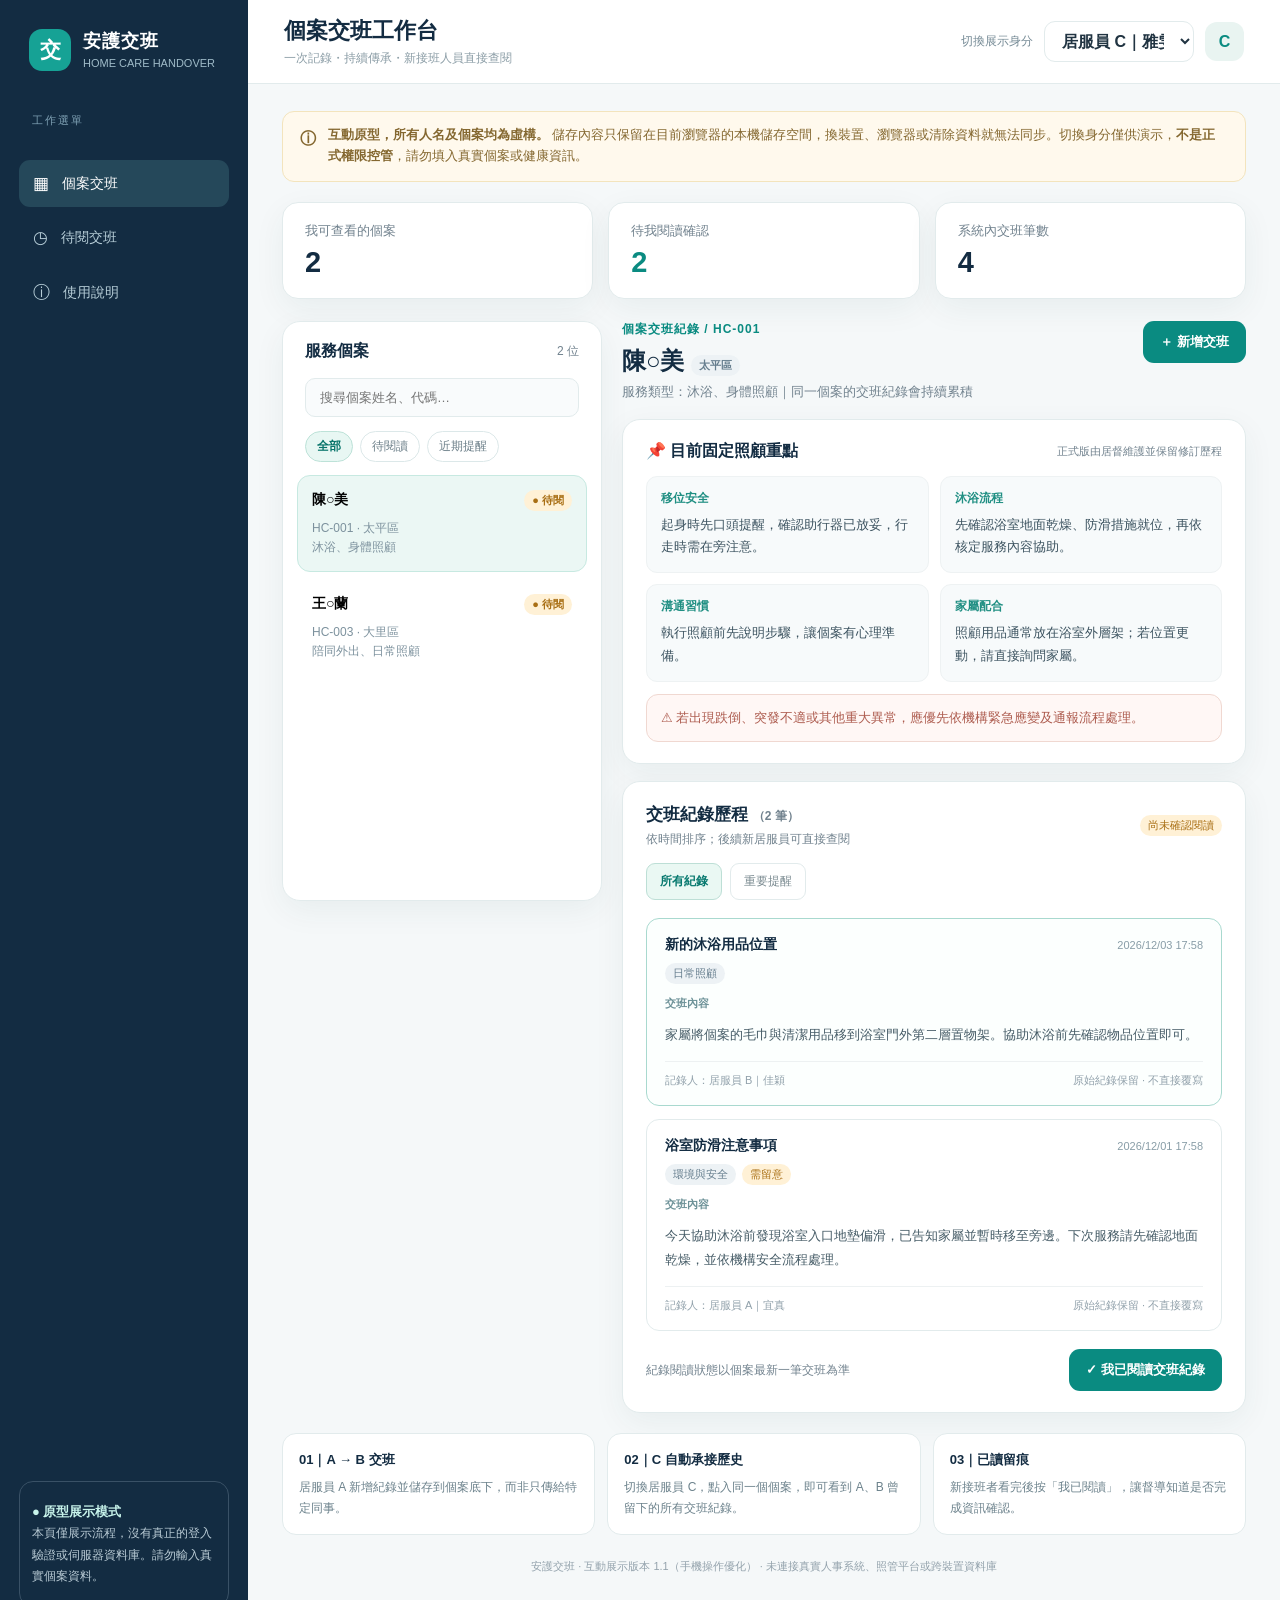
<file: demo.html>
<!doctype html>
<html lang="zh-Hant">
<head>
<meta charset="utf-8"/>
<meta name="viewport" content="width=device-width, initial-scale=1"/>
<meta name="robots" content="noindex,nofollow"/>
<title>安護交班｜居家服務交班平台・互動原型</title>
<style>
:root{--navy:#132c42;--navy2:#203b53;--teal:#0a8b81;--mint:#e6f5f1;--bg:#f5f8f9;--ink:#213442;--muted:#71828e;--line:#e2ebec;--white:#fff;--yellow:#b77a10;--red:#c5524d;--shadow:0 10px 32px rgba(25,62,75,.06)}
*{box-sizing:border-box}html,body{margin:0;min-height:100%;font-family:Inter,-apple-system,BlinkMacSystemFont,'Noto Sans TC','Microsoft JhengHei',sans-serif;background:var(--bg);color:var(--ink)}button,input,textarea,select{font:inherit}button{cursor:pointer}button:disabled{cursor:not-allowed;opacity:.55}a{color:inherit}.app{display:flex;min-height:100vh}.sidebar{width:248px;flex:0 0 248px;background:var(--navy);color:#d4e4ed;padding:29px 19px 22px;display:flex;flex-direction:column;gap:24px}.brand{display:flex;align-items:center;gap:12px;padding:0 10px}.mark{width:42px;height:42px;border-radius:13px;display:grid;place-items:center;background:#16a295;color:white;font-size:21px;font-weight:900}.brand h1{margin:0;font-size:18px;color:white;letter-spacing:1px}.brand small{font-size:11px;color:#9fbbc8}.navtitle{font-size:11px;letter-spacing:2px;color:#7fa1b4;padding:0 13px;margin:18px 0 8px}.nav{display:flex;flex-direction:column;gap:7px}.nav button{color:#b7ced8;border:none;border-radius:11px;text-align:left;padding:13px 14px;background:transparent;display:flex;align-items:center;gap:13px;font-size:14px}.nav button.active,.nav button:hover{background:#25485a;color:white}.nav-icon{font-size:17px}.sidebar-bottom{margin-top:auto;padding:18px 12px;border:1px solid #395166;border-radius:14px;font-size:12px;line-height:1.8;color:#b9cbd5}.sidebar-bottom strong{display:block;color:#c8f4eb;font-size:13px}.main{flex:1;min-width:0}.topbar{height:84px;display:flex;align-items:center;justify-content:space-between;gap:15px;padding:0 36px;background:white;border-bottom:1px solid var(--line)}.headline{font-size:22px;font-weight:800;color:var(--navy)}.subheadline{font-size:12px;color:#8b9da6;margin-top:4px}.account{display:flex;align-items:center;gap:11px}.account label{font-size:12px;color:#768b96}.account select{border:1px solid var(--line);color:var(--ink);padding:10px 13px;border-radius:11px;max-width:150px;background:white;font-weight:600}.avatar{width:39px;height:39px;border-radius:12px;background:#e9f4f1;color:var(--teal);display:grid;place-items:center;font-weight:800}.content{padding:27px 34px 55px;max-width:1480px;margin:0 auto}.notice{display:flex;gap:12px;align-items:flex-start;background:#fff9ed;border:1px solid #f3e4bd;border-radius:12px;padding:13px 17px;color:#84672f;font-size:12.5px;line-height:1.7;margin-bottom:20px}.notice b{font-size:16px}.kpi{display:grid;grid-template-columns:repeat(3,minmax(0,1fr));gap:15px;margin-bottom:22px}.kpi-card{background:white;border:1px solid var(--line);padding:19px 22px;border-radius:16px;box-shadow:var(--shadow)}.kpi-caption{font-size:13px;color:var(--muted)}.kpi-number{font-size:29px;font-weight:850;color:var(--navy);margin-top:6px}.kpi-card.accent .kpi-number{color:var(--teal)}.workspace{display:grid;grid-template-columns:minmax(255px,320px) minmax(0,1fr);gap:20px;align-items:start}.panel{background:white;border:1px solid var(--line);border-radius:18px;box-shadow:var(--shadow)}.case-panel{padding:19px 14px;min-height:580px;position:sticky;top:18px}.panel-heading{display:flex;align-items:center;justify-content:space-between;gap:9px;margin:0 8px 16px}.panel-heading h2{font-size:16px;margin:0;color:var(--navy)}.micro{font-size:12px;color:var(--muted)}.search{width:calc(100% - 16px);margin:0 8px 14px;padding:11px 14px;border:1px solid var(--line);border-radius:10px;outline-color:var(--teal);background:#f9fbfc;font-size:13px}.filter-group{display:flex;gap:7px;flex-wrap:wrap;margin:0 8px 13px}.pill{border:1px solid #dce8e9;background:#fff;color:#6c7f89;border-radius:99px;padding:6px 11px;font-size:12px}.pill.active{background:#e8f7f3;border-color:#bde2d8;color:#08756b;font-weight:750}.cases{display:flex;flex-direction:column;gap:7px}.case{padding:14px;border:1px solid transparent;border-radius:13px;background:transparent;text-align:left;width:100%}.case:hover{background:#f6f9fa}.case.active{background:#ebf7f4;border-color:#c7e9e1}.case-title{display:flex;align-items:center;justify-content:space-between;font-weight:750;font-size:14px}.case-meta{font-size:12px;color:#7c919d;margin-top:8px;line-height:1.6}.badge{font-size:11px;padding:3px 8px;border-radius:99px;display:inline-flex;align-items:center;gap:5px;white-space:nowrap}.badge.unread{color:#a96f14;background:#fff1d6}.badge.read{color:#168778;background:#e1f5ef}.badge.risk{color:#ad4945;background:#fff0ef}.badge.neutral{color:#667e8e;background:#edf2f5}.detail{min-width:0}.detail-head{display:flex;align-items:flex-start;justify-content:space-between;gap:12px;margin-bottom:18px}.eyebrow{font-size:12px;color:var(--teal);font-weight:800;letter-spacing:1px;margin-bottom:7px}.detail-head h2{font-size:24px;color:var(--navy);margin:0 0 6px}.detail-head p{font-size:13px;color:var(--muted);margin:0}.btn{border:none;background:var(--teal);color:white;border-radius:11px;padding:12px 17px;font-size:13px;font-weight:750;white-space:nowrap}.btn:hover{background:#08796f}.btn.ghost{background:#fff;border:1px solid var(--line);color:#496674}.btn.ghost:hover{background:#f4f7f8}.btn.small{padding:8px 12px}.summary-box{padding:21px 23px;margin-bottom:17px}.summary-title{display:flex;align-items:center;justify-content:space-between;margin-bottom:14px;gap:12px}.summary-title h3{margin:0;color:var(--navy);font-size:16px}.summary-title small{font-size:11px;color:var(--muted)}.focus-grid{display:grid;grid-template-columns:repeat(2,minmax(0,1fr));gap:11px}.focus-item{background:#f7fafb;border:1px solid #eef2f3;border-radius:11px;padding:13px 14px}.focus-item strong{display:block;font-size:12px;color:#208f83;margin-bottom:7px}.focus-item p{margin:0;font-size:13px;line-height:1.75;color:#3c5360}.emergency{border:1px solid #f0d8d1;background:#fff7f5;border-radius:12px;padding:12px 14px;margin-top:12px;color:#ad5b4e;font-size:12.5px;line-height:1.8}.record-panel{padding:21px 23px}.section-title{display:flex;justify-content:space-between;align-items:center;gap:12px;margin-bottom:15px}.section-title h3{margin:0;font-size:17px;color:var(--navy)}.section-title p{font-size:12px;color:var(--muted);margin:5px 0 0}.tabs{display:flex;gap:8px;flex-wrap:wrap;margin-bottom:18px}.tabs button{border:1px solid var(--line);padding:9px 13px;background:white;border-radius:9px;color:#7b8b91;font-size:12px}.tabs button.active{color:#08796f;border-color:#bddfd6;background:#eaf8f3;font-weight:800}.timeline{display:flex;flex-direction:column;gap:13px}.entry{border:1px solid var(--line);border-radius:13px;padding:17px 18px;position:relative;background:white}.entry.latest{border-color:#a9d9cf;background:#fcfffe}.entry-top{display:flex;align-items:center;justify-content:space-between;gap:10px;flex-wrap:wrap}.entry-top strong{font-size:14px;color:var(--navy)}.entry-top .date{font-size:11px;color:#889da7}.entry-badges{display:flex;flex-wrap:wrap;gap:6px;margin-top:9px}.entry p{white-space:pre-wrap;overflow-wrap:anywhere;color:#465c67;font-size:13px;line-height:1.85;margin:12px 0 0}.entry .label{font-size:11px;font-weight:800;color:#6d9298;margin-top:12px;display:block}.entry-footer{border-top:1px solid #edf1f2;margin-top:14px;padding-top:11px;display:flex;align-items:center;justify-content:space-between;gap:10px;flex-wrap:wrap;font-size:11px;color:#91a1ab}.action-row{display:flex;justify-content:space-between;align-items:center;margin-top:18px;gap:11px;flex-wrap:wrap}.all-read{font-size:12px;color:#168778;font-weight:700}.empty{padding:32px 16px;text-align:center;color:#81939c;font-size:13px;line-height:1.9}.footer{font-size:11px;color:#93a2ac;margin-top:24px;text-align:center}.modal-backdrop{position:fixed;inset:0;background:rgba(13,36,50,.64);z-index:99;display:none;align-items:center;justify-content:center;padding:18px}.modal-backdrop.open{display:flex}.modal{background:white;border-radius:18px;max-height:94vh;overflow-y:auto;width:min(610px,100%);box-shadow:0 22px 80px rgba(9,29,41,.35);padding:27px 29px}.modal h2{font-size:21px;margin:0 0 6px;color:var(--navy)}.modal-desc{font-size:12px;color:var(--muted);line-height:1.8;margin-bottom:18px}.field{margin-bottom:15px}.field label{display:block;color:#46606f;font-size:12px;font-weight:750;margin-bottom:7px}.field input,.field textarea,.field select{width:100%;border:1px solid #dce8e9;border-radius:10px;padding:12px 13px;outline-color:var(--teal);color:var(--ink);background:#fff;font-size:13px}.field textarea{min-height:118px;resize:vertical;line-height:1.7}.form-grid{display:grid;grid-template-columns:1fr 1fr;gap:13px}.hint{font-size:11px;color:#8599a1;margin-top:7px;line-height:1.5}.checkboxline{display:flex;align-items:flex-start;gap:8px;font-size:12px;line-height:1.7;color:#5b7280;margin:10px 0}.checkboxline input{margin-top:3px;accent-color:var(--teal)}.checkboxline.hidden{display:none}.modal-footer{display:flex;justify-content:flex-end;gap:10px;margin-top:21px;padding-top:17px;border-top:1px solid var(--line)}.toast{position:fixed;bottom:25px;right:28px;background:#173c48;color:#fff;padding:13px 18px;border-radius:11px;box-shadow:0 12px 28px rgba(0,0,0,.13);font-size:13px;z-index:102;display:none;max-width:330px}.toast.show{display:block}.help{margin-top:20px;display:grid;grid-template-columns:1fr 1fr 1fr;gap:12px}.help>div{background:#fff;border:1px solid var(--line);border-radius:14px;padding:16px}.help b{font-size:13px;color:var(--navy)}.help p{margin:8px 0 0;color:#6c828c;line-height:1.7;font-size:12px}
@media(max-width:1050px){.sidebar{width:70px;flex-basis:70px;padding:20px 10px}.brand{padding:0;justify-content:center}.brand h1,.brand small,.navtitle,.nav button .text,.sidebar-bottom{display:none}.nav button{justify-content:center;font-size:20px;padding:13px 0}.mark{width:42px;height:42px}.nav-icon{font-size:20px}.workspace{grid-template-columns:minmax(225px,270px) minmax(0,1fr)}.content{padding:24px 20px}}
@media(max-width:750px){.app{display:block}.sidebar{height:60px;width:100%;padding:8px 15px;flex-direction:row;align-items:center;justify-content:space-between}.brand h1{display:block;font-size:15px}.brand small{display:none}.nav{flex-direction:row;gap:3px}.nav button{padding:8px 10px}.topbar{padding:15px 18px;height:auto;align-items:flex-start}.headline{font-size:17px}.account label{display:none}.account select{max-width:135px;font-size:12px;padding:9px 8px}.avatar{display:none}.content{padding:17px 12px 45px}.kpi{gap:8px}.kpi-card{padding:14px}.kpi-number{font-size:23px}.kpi-caption{font-size:11px}.workspace{display:block}.case-panel{position:static;min-height:0;margin-bottom:15px}.cases{display:grid;grid-template-columns:1fr 1fr;gap:6px}.case{padding:10px}.case-title{font-size:12px}.case-meta{font-size:11px}.detail-head h2{font-size:21px}.focus-grid{grid-template-columns:1fr}.summary-box,.record-panel{padding:17px}.help{grid-template-columns:1fr}.form-grid{grid-template-columns:1fr}.modal{padding:21px}.detail-head{gap:7px}.detail-head .btn{padding:10px 12px}}
@media(max-width:400px){.cases{grid-template-columns:1fr}.topbar{gap:8px}.headline{font-size:15px}.account select{max-width:115px}.entry-top{align-items:start}}

/* Mobile-first usability refinements: touch targets, readable forms, one-column content, safe-area modal. */
:focus-visible{outline:3px solid #0a8b81;outline-offset:2px}
@media(hover:none){.nav button:hover,.case:hover,.btn:hover{filter:none}}
@media(max-width:750px){
 html{scroll-padding-top:12px}
 body{overflow-x:hidden}
 .sidebar{min-height:64px;height:auto;gap:10px;padding:9px 12px}
 .brand{flex:0 0 auto}
 .nav{min-width:0;justify-content:flex-end;gap:4px}
 .nav button{width:44px;height:44px;min-width:44px;min-height:44px;display:flex;align-items:center;justify-content:center;padding:0;border-radius:12px}
 .nav-icon{font-size:22px;line-height:1}
 .topbar{min-height:72px;gap:10px;flex-wrap:wrap;padding:14px}
 .subheadline{font-size:12px;line-height:1.5}
 .account{margin-left:auto;flex:0 0 auto}
 .account select{height:44px;max-width:170px;font-size:16px;padding:8px 10px}
 .content{padding:14px 12px calc(48px + env(safe-area-inset-bottom))}
 .notice{padding:12px 13px;font-size:13px;line-height:1.6;margin-bottom:14px}
 .kpi{gap:8px;margin-bottom:14px}
 .kpi-card{padding:12px 10px;min-width:0}
 .kpi-caption{font-size:12px;line-height:1.5;min-height:36px}
 .kpi-number{font-size:26px;margin-top:2px}
 .case-panel{padding:15px 12px;margin-bottom:15px}
 .panel-heading{margin-bottom:12px}
 .search{width:calc(100% - 8px);margin:0 4px 12px;min-height:48px;padding:11px 13px;font-size:16px}
 .filter-group{margin:0 4px 12px;gap:8px}
 .pill{min-height:44px;font-size:14px;padding:10px 13px}
 .cases{display:flex;flex-direction:column;gap:6px;max-height:265px;overflow-y:auto;overscroll-behavior:contain}
 .case{min-height:70px;padding:12px 13px}
 .case-title{font-size:15px}
 .case-meta{font-size:12px}
 .detail-head{flex-wrap:wrap;align-items:center;margin-bottom:12px;gap:12px}
 .detail-head h2{font-size:22px}
 .detail-head p{font-size:13px;line-height:1.6}
 .detail-head .btn{min-height:48px;font-size:15px;padding:11px 15px}
 .summary-box,.record-panel{padding:17px 15px}
 .summary-title{flex-wrap:wrap}
 .summary-title h3,.section-title h3{font-size:16px}
 .section-title{flex-wrap:wrap}
 .focus-item strong{font-size:14px}
 .focus-item p,.entry p{font-size:14px;line-height:1.75}
 .tabs button{min-height:44px;padding:10px 14px;font-size:14px}
 .entry{padding:15px 13px}
 .entry-top strong{font-size:15px}
 .entry-top .date{font-size:12px}
 .entry-footer{font-size:12px}
 .action-row{align-items:stretch;flex-direction:column}
 .action-row .btn{width:100%;min-height:48px;font-size:15px}
 .modal-backdrop{align-items:flex-end;justify-content:center;padding:0}
 .modal{width:100%;max-height:94vh;max-height:94dvh;border-radius:20px 20px 0 0;padding:22px 18px calc(16px + env(safe-area-inset-bottom));overscroll-behavior:contain}
 .modal h2{font-size:20px}
 .modal-desc,.field label{font-size:14px}
 .field input,.field select,.field textarea{min-height:48px;font-size:16px;line-height:1.5}
 .field textarea{min-height:135px}
 .hint,.checkboxline{font-size:13px}
 .checkboxline input{width:20px;height:20px;flex:0 0 20px;margin-top:2px}
 .modal-footer{position:sticky;bottom:calc(-16px - env(safe-area-inset-bottom));background:white;margin:16px -18px -16px;padding:12px 18px calc(14px + env(safe-area-inset-bottom));box-shadow:0 -7px 20px rgba(19,44,66,.07)}
 .modal-footer .btn{min-height:48px;font-size:15px;white-space:normal}
 .modal-footer .btn[type=submit]{flex:1}
 .toast{right:12px;left:12px;bottom:calc(12px + env(safe-area-inset-bottom));max-width:none;text-align:center}
}
@media(max-width:420px){
 .headline{font-size:17px}
 .account{margin-left:0}
 .account select{max-width:200px}
 .kpi-card{padding:11px 8px}
 .kpi-caption{font-size:11.5px}
 .kpi-number{font-size:24px}
 .detail-head .btn{width:100%}
}
body.modal-open{overflow:hidden}
</style>
</head>
<body>
<div class="app">
<aside class="sidebar">
<div class="brand"><span class="mark">交</span><div><h1>安護交班</h1><small>HOME CARE HANDOVER</small></div></div>
<div class="navtitle">工作選單</div>
<nav class="nav"><button class="active" id="navCases" title="個案交班"><span class="nav-icon">▦</span><span class="text">個案交班</span></button><button id="navUnread" title="待閱交班"><span class="nav-icon">◷</span><span class="text">待閱交班</span></button><button id="navHelp" title="使用說明"><span class="nav-icon">ⓘ</span><span class="text">使用說明</span></button></nav>
<div class="sidebar-bottom"><strong>● 原型展示模式</strong>本頁僅展示流程，沒有真正的登入驗證或伺服器資料庫。請勿輸入真實個案資料。</div>
</aside>
<main class="main"><header class="topbar"><div><div class="headline">個案交班工作台</div><div class="subheadline">一次記錄・持續傳承・新接班人員直接查閱</div></div><div class="account"><label for="actorSelect">切換展示身分</label><select id="actorSelect"><option value="A">居服員 A｜宜真</option><option value="B">居服員 B｜佳穎</option><option value="C" selected>居服員 C｜雅雯</option><option value="S">居督｜志明</option></select><div class="avatar" id="avatar">C</div></div></header>
<section class="content"><div class="notice"><b>ⓘ</b><span><strong>互動原型，所有人名及個案均為虛構。</strong> 儲存內容只保留在目前瀏覽器的本機儲存空間，換裝置、瀏覽器或清除資料就無法同步。切換身分僅供演示，<strong>不是正式權限控管</strong>，請勿填入真實個案或健康資訊。</span></div>
<div class="kpi"><div class="kpi-card"><div class="kpi-caption">我可查看的個案</div><div class="kpi-number" id="kpiCases">3</div></div><div class="kpi-card accent"><div class="kpi-caption">待我閱讀確認</div><div class="kpi-number" id="kpiUnread">2</div></div><div class="kpi-card"><div class="kpi-caption">系統內交班筆數</div><div class="kpi-number" id="kpiRecords">3</div></div></div>
<div class="workspace"><section class="panel case-panel"><div class="panel-heading"><h2>服務個案</h2><span class="micro" id="caseCount"></span></div><input class="search" id="searchInput" type="search" placeholder="搜尋個案姓名、代碼…" autocomplete="off"/><div class="filter-group"><button class="pill active" data-filter="all">全部</button><button class="pill" data-filter="unread">待閱讀</button><button class="pill" data-filter="risk">近期提醒</button></div><div class="cases" id="caseList"></div></section>
<section class="detail" id="detail"><div class="empty panel">請先選擇一位服務個案</div></section></div>
<section class="help" id="helpSection"><div><b>01｜A → B 交班</b><p>居服員 A 新增紀錄並儲存到個案底下，而非只傳給特定同事。</p></div><div><b>02｜C 自動承接歷史</b><p>切換居服員 C，點入同一個個案，即可看到 A、B 曾留下的所有交班紀錄。</p></div><div><b>03｜已讀留痕</b><p>新接班者看完後按「我已閱讀」，讓督導知道是否完成資訊確認。</p></div></section><div class="footer">安護交班 · 互動展示版本 1.1（手機操作優化） · 未連接真實人事系統、照管平台或跨裝置資料庫</div></section></main>
</div>
<div class="modal-backdrop" id="modalBackdrop" role="presentation"><div class="modal" role="dialog" aria-modal="true" aria-labelledby="modalTitle"><h2 id="modalTitle">新增交班紀錄</h2><div class="modal-desc" id="modalDesc">將內容存放在個案的交班歷程中，後續被指派的居服員亦能查看。</div><form id="recordForm"><div class="form-grid"><div class="field"><label for="kind">交班類型</label><select id="kind" required><option value="日常照顧">日常照顧</option><option value="環境與安全">環境與安全</option><option value="生活習慣">生活習慣</option><option value="家屬溝通">家屬溝通</option><option value="異常狀況">異常狀況</option><option value="服務調整">服務調整</option></select></div><div class="field"><label for="risk">重要程度</label><select id="risk"><option value="一般">一般資訊</option><option value="提醒">需要留意</option><option value="緊急">重大異常・需立即聯絡督導</option></select></div></div><div class="field"><label for="summary">交班主旨 *</label><input id="summary" maxlength="70" required placeholder="例：浴室地墊濕滑，需特別注意"/></div><div class="field"><label for="description">交班內容與具體做法 *</label><textarea id="description" required minlength="8" maxlength="1500" placeholder="請寫清楚：發現什麼？已如何處理？下一班要注意什麼？\n避免只寫「同前」或無法操作的模糊描述。"></textarea><div class="hint">以客觀事實記載，勿輸入與服務無關的個人資訊。</div></div><div class="field"><label for="expires">提醒有效期限（選填）</label><input id="expires" type="date"/><div class="hint">臨時事項可設定期限；逾期仍保留歷程，但不再顯示為待處理提醒。</div></div><label class="checkboxline hidden" id="urgentLine"><input type="checkbox" id="urgentConfirmed"/><span>我確認已另行依機構流程即時聯繫督導／主管；此處僅做補充紀錄，不能取代即時通報。</span></label><div class="modal-footer"><button type="button" class="btn ghost" id="cancelModal">取消</button><button class="btn" type="submit">儲存這筆交班</button></div></form></div></div>
<div class="toast" role="status" id="toast"></div>
<script>
(function(){'use strict';
const KEY='homecare-handover-prototype-v1';
const users={A:'居服員 A｜宜真',B:'居服員 B｜佳穎',C:'居服員 C｜雅雯',S:'居督｜志明'};
const cases=[
 {id:'HC-001',name:'陳○美',area:'太平區',service:'沐浴、身體照顧',staff:['A','B','C'],focus:[['移位安全','起身時先口頭提醒，確認助行器已放妥，行走時需在旁注意。'],['沐浴流程','先確認浴室地面乾燥、防滑措施就位，再依核定服務內容協助。'],['溝通習慣','執行照顧前先說明步驟，讓個案有心理準備。'],['家屬配合','照顧用品通常放在浴室外層架；若位置更動，請直接詢問家屬。']],note:'若出現跌倒、突發不適或其他重大異常，應優先依機構緊急應變及通報流程處理。'},
 {id:'HC-002',name:'林○福',area:'霧峰區',service:'備餐、家務協助',staff:['A'],focus:[['飲食偏好','餐點以清淡為主，依個案當日需求及核定項目執行。'],['備餐用品','常用鍋具放在廚房下層抽屜。'],['居家環境','廚房地板偶有濕滑，進出時先確認環境安全。'],['服務邊界','協助範圍以照顧計畫及核定服務為準。']],note:'服務內容異動應先通知督導確認。'},
 {id:'HC-003',name:'王○蘭',area:'大里區',service:'陪同外出、日常照顧',staff:['B','C'],focus:[['外出準備','出發前確認輔具、個人物品，並核對預定路線。'],['行動觀察','依當日狀況調整步調，不自行更動核定服務內容。'],['溝通方式','較習慣先被告知今天的行程安排。'],['家屬聯繫','行程有異動時先向督導回報，依機構程序與家屬聯繫。']],note:'外出時如有突發情況，優先確保安全並依機構規範即時通報。'}
];
const now=()=>new Date().toISOString();
function daysAgo(n){return new Date(Date.now()-n*86400000).toISOString()}
const seed={records:[
 {id:'R-001',caseId:'HC-001',author:'A',kind:'環境與安全',risk:'提醒',summary:'浴室防滑注意事項',description:'今天協助沐浴前發現浴室入口地墊偏滑，已告知家屬並暫時移至旁邊。下次服務請先確認地面乾燥，並依機構安全流程處理。',createdAt:daysAgo(3),expires:''},
 {id:'R-002',caseId:'HC-001',author:'B',kind:'日常照顧',risk:'一般',summary:'新的沐浴用品位置',description:'家屬將個案的毛巾與清潔用品移到浴室門外第二層置物架。協助沐浴前先確認物品位置即可。',createdAt:daysAgo(1),expires:''},
 {id:'R-003',caseId:'HC-003',author:'B',kind:'生活習慣',risk:'提醒',summary:'外出前需預留準備時間',description:'近期個案出門前會希望先確認隨身物品。請預留時間說明行程及清點物品，避免催促；若發現不適則先依流程回報。',createdAt:daysAgo(2),expires:''},
 {id:'R-004',caseId:'HC-002',author:'A',kind:'服務調整',risk:'一般',summary:'備餐時常用鍋具位置',description:'家屬將常用鍋具移至流理臺下方右側抽屜，服務前可先確認。',createdAt:daysAgo(4),expires:''}
 ],reads:{}};
let data;
try{data=JSON.parse(localStorage.getItem(KEY))||structuredClone(seed);if(!Array.isArray(data.records)||!data.reads)throw Error('bad')}catch(e){data=JSON.parse(JSON.stringify(seed))}
let actor='C',current='HC-001',filter='all',tab='all';
const $=id=>document.getElementById(id);
function save(){try{localStorage.setItem(KEY,JSON.stringify(data));return true}catch(e){alert('瀏覽器儲存空間不可用，這筆資料無法保存。');return false}}
function esc(value){return String(value??'').replace(/[&<>"']/g,s=>({'&':'&amp;','<':'&lt;','>':'&gt;','"':'&quot;',"'":'&#39;'}[s]))}
function visibleCases(){return cases.filter(c=>actor==='S'||c.staff.includes(actor))}
function recordsOf(id){return data.records.filter(r=>r.caseId===id).sort((a,b)=>new Date(b.createdAt)-new Date(a.createdAt))}
function isUnexpired(r){return !r.expires || new Date(r.expires+'T23:59:59') >= new Date()}
function unread(c){const recs=recordsOf(c.id);if(!recs.length)return false;const latest=recs[0].createdAt, seen=data.reads[actor+'|'+c.id];return !seen||new Date(seen)<new Date(latest)}
function hasRisk(c){return recordsOf(c.id).some(r=>r.risk!=='一般'&&isUnexpired(r))}
function datefmt(d){return new Date(d).toLocaleString('zh-TW',{year:'numeric',month:'2-digit',day:'2-digit',hour:'2-digit',minute:'2-digit',hour12:false})}
function render(){const list=visibleCases();$('kpiCases').textContent=list.length;$('kpiUnread').textContent=list.filter(unread).length;$('kpiRecords').textContent=data.records.length;$('caseCount').textContent=list.length+' 位';$('avatar').textContent=actor;const q=$('searchInput').value.trim().toLowerCase();const filtered=list.filter(c=>(c.name+c.id+c.area).toLowerCase().includes(q)).filter(c=>filter==='all'||(filter==='unread'&&unread(c))||(filter==='risk'&&hasRisk(c)));
$('caseList').innerHTML=filtered.map(c=>`<button type="button" class="case ${c.id===current?'active':''}" data-case="${c.id}"><div class="case-title"><span>${esc(c.name)}</span>${unread(c)?'<span class="badge unread">● 待閱</span>':'<span class="badge read">✓ 已閱</span>'}</div><div class="case-meta">${c.id} · ${esc(c.area)}<br>${esc(c.service)}</div></button>`).join('')||'<div class="empty">沒有符合條件的個案</div>';
if(!list.some(c=>c.id===current))current=list[0]?.id||null;renderDetail();}
function renderDetail(){const c=cases.find(x=>x.id===current);if(!c){$('detail').innerHTML='<div class="panel empty">此身分目前沒有可查看的個案</div>';return}
const recs=recordsOf(c.id), isUnread=unread(c);
$('detail').innerHTML=`<div class="detail-head"><div><div class="eyebrow">個案交班紀錄 / ${esc(c.id)}</div><h2>${esc(c.name)} <span class="badge neutral">${esc(c.area)}</span></h2><p>服務類型：${esc(c.service)}｜同一個案的交班紀錄會持續累積</p></div><button id="newBtn" class="btn">＋ 新增交班</button></div>
<section class="panel summary-box"><div class="summary-title"><h3>📌 目前固定照顧重點</h3><small>正式版由居督維護並保留修訂歷程</small></div><div class="focus-grid">${c.focus.map(([title,body])=>`<div class="focus-item"><strong>${esc(title)}</strong><p>${esc(body)}</p></div>`).join('')}</div><div class="emergency">⚠ ${esc(c.note)}</div></section>
<section class="panel record-panel"><div class="section-title"><div><h3>交班紀錄歷程 <span class="micro">（${recs.length} 筆）</span></h3><p>依時間排序；後續新居服員可直接查閱</p></div>${isUnread?'<span class="badge unread">尚未確認閱讀</span>':'<span class="badge read">已完成閱讀</span>'}</div><div class="tabs"><button data-tab="all" class="${tab==='all'?'active':''}">所有紀錄</button><button data-tab="risk" class="${tab==='risk'?'active':''}">重要提醒</button></div><div class="timeline">${recs.filter(r=>tab==='all'||r.risk!=='一般').map((r,i)=>`<article class="entry ${i===0?'latest':''}"><div class="entry-top"><strong>${esc(r.summary)}</strong><span class="date">${datefmt(r.createdAt)}</span></div><div class="entry-badges"><span class="badge neutral">${esc(r.kind)}</span>${r.risk==='提醒'?'<span class="badge unread">需留意</span>':r.risk==='緊急'?'<span class="badge risk">重大異常</span>':''}${r.expires?`<span class="badge neutral">提醒至 ${esc(r.expires)}${isUnexpired(r)?'':'（已到期）'}</span>`:''}</div><span class="label">交班內容</span><p>${esc(r.description)}</p><div class="entry-footer"><span>記錄人：${esc(users[r.author]||'其他人員')}</span><span>原始紀錄保留 · 不直接覆寫</span></div></article>`).join('')||'<div class="empty">目前沒有符合類別的紀錄</div>'}</div><div class="action-row"><div class="micro">紀錄閱讀狀態以個案最新一筆交班為準</div>${isUnread?'<button class="btn" id="readBtn">✓ 我已閱讀交班紀錄</button>':'<span class="all-read">✓ 目前最新交班已確認</span>'}</div></section>`;
$('newBtn').addEventListener('click',openModal);const rb=$('readBtn');if(rb)rb.addEventListener('click',()=>{data.reads[actor+'|'+c.id]=now();if(save()){render();toast('已記錄 '+users[actor]+' 的閱讀確認')}});document.querySelectorAll('[data-tab]').forEach(el=>el.addEventListener('click',()=>{tab=el.dataset.tab;renderDetail()}));}
function toast(m){const el=$('toast');el.textContent=m;el.classList.add('show');setTimeout(()=>el.classList.remove('show'),3000)}
function openModal(){if(!current)return;document.body.classList.add('modal-open');$('recordForm').reset();$('modalDesc').textContent='個案：'+cases.find(c=>c.id===current).name+'｜記錄人：'+users[actor]+'。交班會保留在個案歷程，不必指定只給某一位居服員。';$('modalBackdrop').classList.add('open');$('summary').focus();showUrgent()}
function closeModal(){$('modalBackdrop').classList.remove('open');document.body.classList.remove('modal-open')}
function showUrgent(){$('urgentLine').classList.toggle('hidden',$('risk').value!=='緊急')}
$('risk').addEventListener('change',showUrgent);$('cancelModal').addEventListener('click',closeModal);$('modalBackdrop').addEventListener('click',e=>{if(e.target===$('modalBackdrop'))closeModal()});document.addEventListener('keydown',e=>{if(e.key==='Escape')closeModal()});
$('recordForm').addEventListener('submit',e=>{e.preventDefault();if(!current||!visibleCases().some(c=>c.id===current)){alert('目前沒有本個案閱覽權限。');return}if($('risk').value==='緊急'&&!$('urgentConfirmed').checked){alert('重大異常應先依機構程序即時通知督導，再勾選確認並留存紀錄。');return}
const r={id:'R-'+Date.now(),caseId:current,author:actor,kind:$('kind').value,risk:$('risk').value,summary:$('summary').value.trim(),description:$('description').value.trim(),expires:$('expires').value,createdAt:now()};if(!r.summary||r.description.length<8){alert('請完整填寫交班主旨與內容（至少 8 字）。');return}data.records.push(r);if(save()){tab='all';closeModal();render();toast('已儲存交班，後續被指派人員可查閱（限此瀏覽器展示）')}});
$('actorSelect').addEventListener('change',e=>{actor=e.target.value;filter='all';tab='all';document.querySelectorAll('[data-filter]').forEach(el=>el.classList.toggle('active',el.dataset.filter===filter));$('searchInput').value='';const access=visibleCases();if(!access.some(c=>c.id===current))current=access[0]?.id||null;render();toast('已切換展示身分：'+users[actor])});
$('caseList').addEventListener('click',e=>{const el=e.target.closest('[data-case]');if(!el)return;current=el.dataset.case;tab='all';render();if(window.matchMedia('(max-width:750px)').matches){$('detail').scrollIntoView({behavior:'smooth',block:'start'})}});
$('searchInput').addEventListener('input',render);document.querySelectorAll('[data-filter]').forEach(el=>el.addEventListener('click',()=>{filter=el.dataset.filter;document.querySelectorAll('[data-filter]').forEach(b=>b.classList.toggle('active',b===el));render()}));
$('navCases').addEventListener('click',()=>{filter='all';document.querySelectorAll('[data-filter]').forEach(b=>b.classList.toggle('active',b.dataset.filter==='all'));render();window.scrollTo({top:0,behavior:'smooth'})});
$('navUnread').addEventListener('click',()=>{filter='unread';document.querySelectorAll('[data-filter]').forEach(b=>b.classList.toggle('active',b.dataset.filter==='unread'));render();window.scrollTo({top:0,behavior:'smooth'})});
$('navHelp').addEventListener('click',()=>$('helpSection').scrollIntoView({behavior:'smooth',block:'center'}));
render();
})();
</script>
</body>
</html>
</file>
